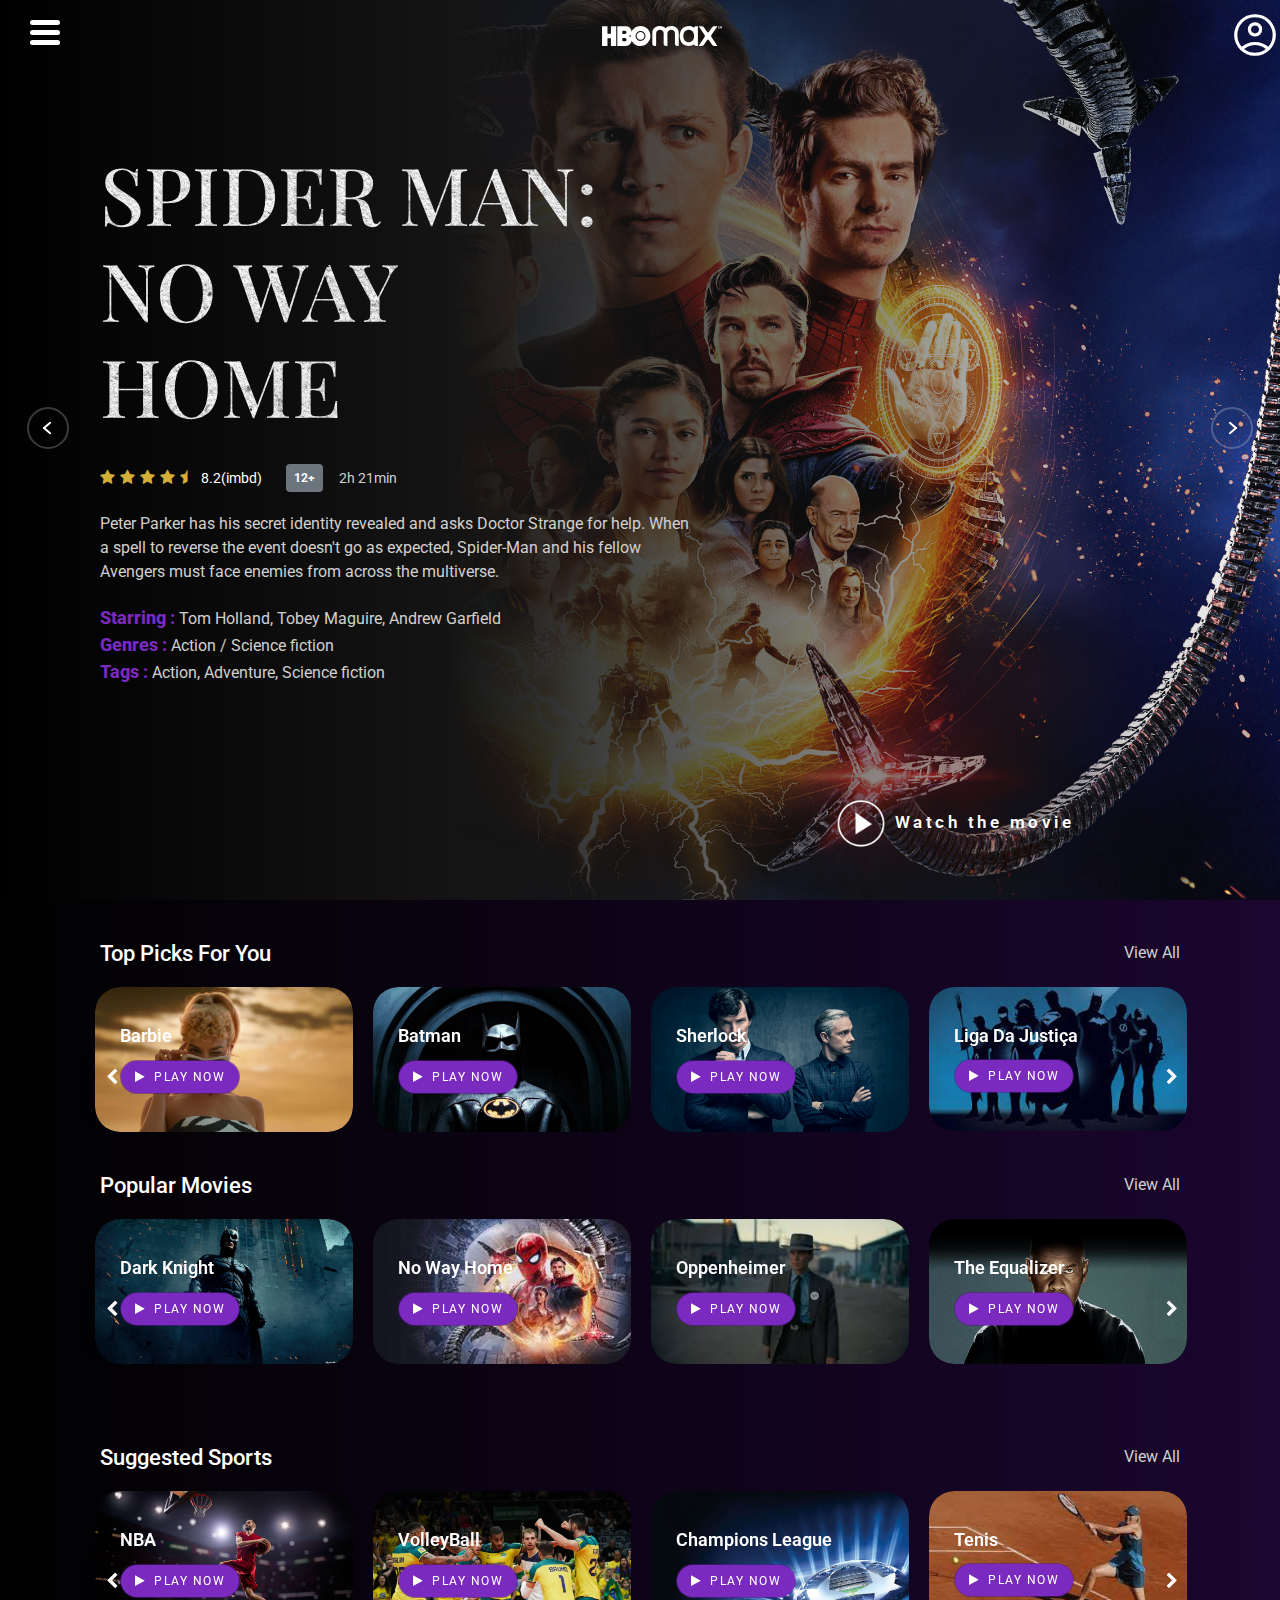
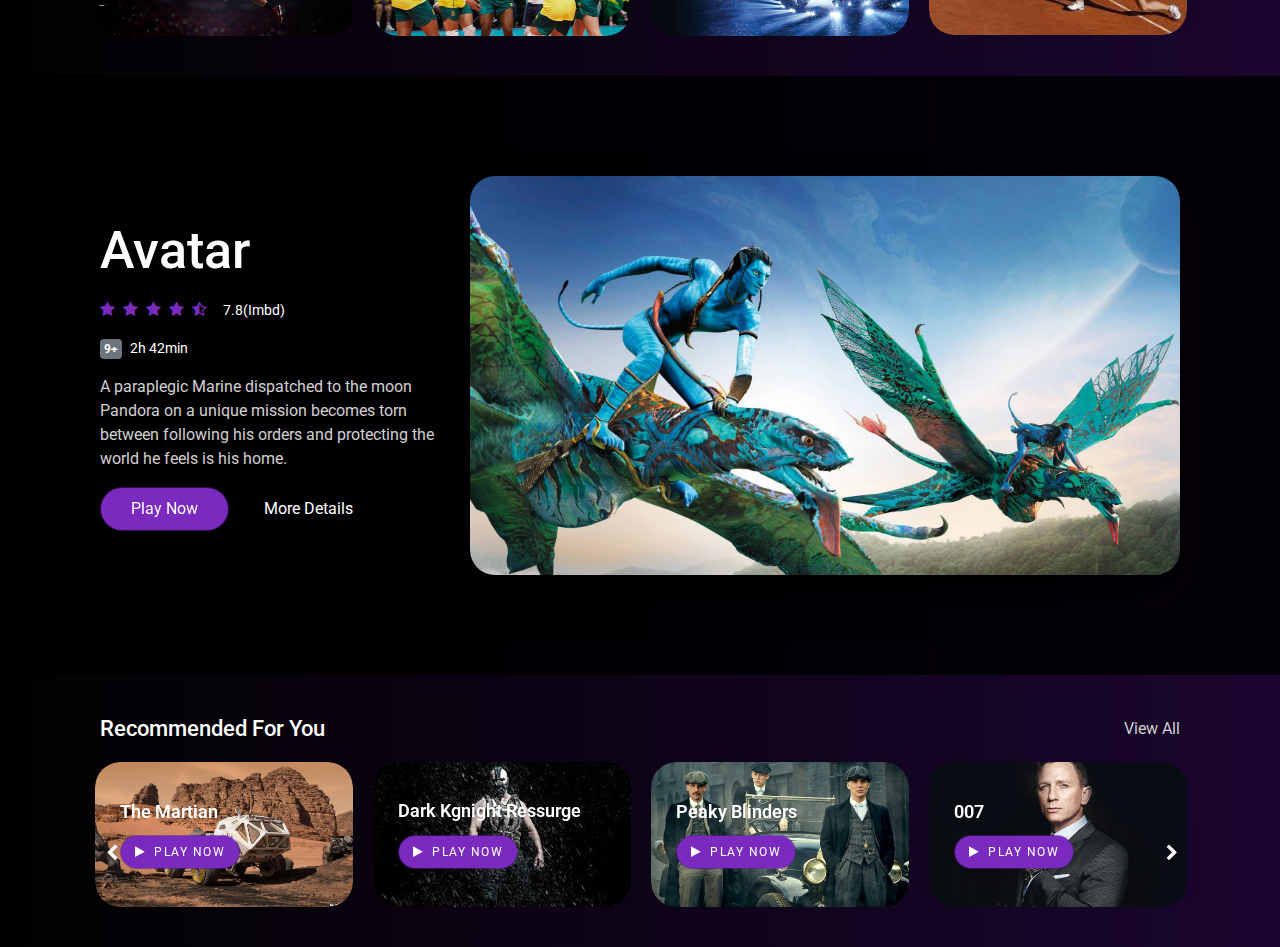
<file: catalogo.html>
<!DOCTYPE html>
<html lang="pt-br">

<head>
  <meta charset="UTF-8" />
  <meta http-equiv="X-UA-Compatible" content="IE=edge" />
  <meta name="viewport" content="width=device-width, initial-scale=1.0" />
  <title>Catálogo </title>
  <link rel="stylesheet" href="css/framework/bootstrap.min.css" />
  <link rel="stylesheet" href="https://stackpath.bootstrapcdn.com/font-awesome/4.7.0/css/font-awesome.min.css" />
  <!-- i will provide this in description  -->
  <link rel="stylesheet" href="css/framework/slick.css" />
  <link rel="stylesheet" href="css/framework/slick-theme.css" />
  <link rel="stylesheet" href="css/framework/owl.carousel.min.css" />
  <link rel="stylesheet" href="css/framework/animate.min.css" />
  <link rel="stylesheet" href="css/framework/magnific-popup.css" />
  <link rel="stylesheet" href="css/framework/select2.min.css" />
  <link rel="stylesheet" href="css/framework/select2-bootstrap4.min.css" />
  <link rel="stylesheet"
    href="https://fonts.googleapis.com/css2?family=Material+Symbols+Outlined:opsz,wght,FILL,GRAD@20,400,0,0" />
  <link rel="stylesheet" href="css/framework/slick-animation.css" />
  <link rel="shortcut icon" href="ico/hbo_icone.ico" type="image/x-icon">
  <link rel="stylesheet" href="css/catalogo.css" />
</head>
<body>

  <!--Começo cabeçalho-->
  <header>

    <div class="menuzin">
      <!--Menu-->
      <nav class="menu">

        <input type="checkbox" class="menu-faketrigger" />

        <div class="menu-lines">
          <span></span>
          <span></span>
          <span></span>
        </div>
        <ul>
          <li><a class="menu_conteudo" href="#">Início</a></li>
          <li><a class="menu_conteudo" href="#">Séries</a></li>
          <li><a class="menu_conteudo" href="#">Filmes</a></li>
          <li><a class="menu_conteudo" href="#">Originais</a></li>
          <li><a class="menu_conteudo" href="#">Adicionados <br> Recentemente</a></li>
          <li><a class="menu_conteudo" href="#">Últimos Dias</a></li>
          <li><a class="menu_conteudo" href="#">Em Breve</a></li>
          <li><a class="menu_conteudo" href="#">Em Alta</a></li>
          <li><a class="menu_conteudo" href="#">Aproveite grátis</a></li>
        </ul>

      </nav>
    </div>

    <!--Logo-->

    <div class="logo">
      <a href="catalago.html">
        <svg version="1.1" x="0px" y="0px" width="120" height="52" viewBox="0 0 6020 1000"
          enable-background="new 0 0 6020 1000" xml:space="preserve" class="ce__Header__headerImage"
          aria-label="HBO Max">
          <g>
            <path fill-rule="evenodd" clip-rule="evenodd" fill="#FFFFFF" d="M713.3,995.6H447.2V616.1H274.9v379.5H2.3V16.4h272.6v365.3
                h172.3V16.4h266.1V995.6L713.3,995.6z M1933.6,1000c272.6,0,495.1-226.8,495.1-502.7C2428.7,217,2206.2,0,1933.6,0
                c-275.9,0-415.5,200.7-449.3,282.4c0-121-121.1-266.1-261.7-266.1H767.9v979.3H1191c172.3,0,293.3-147.2,293.3-275.9
                C1522.5,799.3,1657.7,1000,1933.6,1000L1933.6,1000z M1157.2,602c39.2,0,70.9,38.2,70.9,81.8c0,45.8-31.6,84-70.9,84H1022V602
                H1157.2L1157.2,602z M1157.2,234.5c39.2,0,70.9,38.2,70.9,81.8s-31.6,81.8-70.9,81.8H1022V234.5H1157.2L1157.2,234.5z M1336,497.3
                c31.6-2.2,82.9-38.2,102.5-60c-7.6,26.2-7.6,109.1,0,135.2C1416.7,540.9,1367.6,502.7,1336,497.3L1336,497.3z M1685,497.3
                c0-137.9,112.1-249.5,250.2-248.6c138.5,0.8,249,113.7,247,252.3c-2,136.7-112.5,246-248.6,246C1796.2,747,1685,635.8,1685,497.3
                L1685,497.3z M1933.6,693.6c105.8,0,195.2-87.2,195.2-196.3s-89.4-195.2-195.2-195.2c-109.1,0-196.3,86.2-196.3,195.2
                C1737.3,606.3,1824.5,693.6,1933.6,693.6L1933.6,693.6z"></path>
            <g>
              <path fill="#FFFFFF" d="M3851,363c-5.5-237.3-173-362.9-378.9-362.9c-113.1,0-214.6,37.9-284,111.4
                    C3118.7,37.9,3017.2,0,2904.2,0c-206,0-373.6,125.8-378.9,363.4c-0.1,0.5-0.1,1-0.1,1.6v541c0,49.7,40.3,90,90,90h85
                    c8.3,0,15-6.7,15-15V365h0.1c3.6-117,86.8-179,188.9-179c102.1,0,185.3,62,188.9,179h0.1v541c0,49.7,40.3,90,90,90h85
                    c8.3,0,15-6.7,15-15V365h0.1c3.6-117,86.8-179,188.9-179c102.1,0,185.3,62,188.9,179h0.1v541c0,49.7,40.3,90,90,90h85
                    c8.3,0,15-6.7,15-15V365C3851.2,364.3,3851.1,363.6,3851,363z"></path>
              <path fill="#FFFFFF" d="M5765,16h-144.2c-39.9,0-77.2,19.8-99.5,52.9l-159.4,236.4c-20.8,30.9-66.2,30.9-87,0L5115.5,68.9
                    C5093.2,35.8,5055.9,16,5016,16h-144.2c-9,0-14.4,10.1-9.3,17.5l284.7,422.1c20.5,30.4,20.5,70.2,0,100.7l-284.7,422.1
                    c-5,7.5,0.3,17.5,9.3,17.5H5016c39.9,0,77.2-19.8,99.5-52.9l159.4-236.4c20.8-30.9,66.2-30.9,87,0L5521.3,943
                    c22.3,33.1,59.6,52.9,99.5,52.9H5765c9,0,14.4-10.1,9.3-17.5l-284.7-422.1c-20.5-30.4-20.5-70.2,0-100.7l284.7-422.1
                    C5779.4,26.1,5774,16,5765,16z"></path>
              <path fill="#FFFFFF" d="M4796.2,16h-85c-43.2,0-79.3,30.4-88,71c-75.8-57.5-170.4-87-273-87
                    c-248.9,0-450.7,173.2-450.7,500s201.8,500,450.7,500c101.9,0,195.9-29,271.4-85.8c4.2,45.8,42.7,81.8,89.6,81.8h85
                    c8.3,0,15-6.7,15-15V31C4811.2,22.7,4804.5,16,4796.2,16z M4350.2,813.9c-148.6,0-269.1-108.7-269.1-313.9
                    s120.5-313.9,269.1-313.9s269.1,108.7,269.1,313.9S4498.8,813.9,4350.2,813.9z"></path>
            </g>
            <g>
              <path fill="#FFFFFF" d="M5856.6,122.1c-10.4,0-19.2-2.3-26.2-7c-7.1-4.6-12.1-11-15-19l17.7-10.4
                    c4.1,10.7,12.2,16.1,24.2,16.1c5.8,0,10-1.1,12.8-3.1c2.7-2.1,4-4.7,4-8c0-3.7-1.7-6.6-5-8.6s-9.2-4.3-17.7-6.7
                    c-4.7-1.4-8.7-2.8-11.9-4.2c-3.3-1.4-6.5-3.3-9.8-5.6s-5.7-5.3-7.4-8.9c-1.7-3.6-2.5-7.8-2.5-12.6c0-9.5,3.4-17.1,10.1-22.7
                    c6.8-5.6,14.9-8.5,24.4-8.5c8.5,0,16,2.1,22.4,6.2c6.5,4.2,11.5,9.9,15.1,17.3l-17.4,10c-4.2-9-10.9-13.5-20.1-13.5
                    c-4.3,0-7.7,1-10.1,2.9c-2.5,2-3.7,4.5-3.7,7.6c0,3.3,1.4,6,4.1,8c2.7,2.1,8,4.3,15.8,6.7c3.2,1,5.6,1.8,7.3,2.3
                    c1.7,0.6,3.9,1.4,6.8,2.6c2.8,1.2,5,2.2,6.6,3.2c1.5,1,3.3,2.4,5.3,4.1c2,1.7,3.5,3.4,4.6,5.2c1,1.8,2,4,2.7,6.5s1.1,5.3,1.1,8.3
                    c0,9.7-3.5,17.4-10.6,23.1C5877.1,119.3,5867.9,122.1,5856.6,122.1z"></path>
              <path fill="#FFFFFF" d="M6017.7,15v105h-20.5V51.9l-29.5,48.8h-2.4l-29.5-48.6v68h-20.7V15h21.3l30.2,49.6l30-49.6
                    C5996.6,15,6017.7,15,6017.7,15z"></path>
            </g>
          </g>
        </svg>
      </a>
    </div>



    <!-- Usuario -->
    <div class="user">
      <span class="material-symbols-outlined" id="user">account_circle</span>
    </div>
  </header>

  <!--Fim cabeçalho-->

  <!-- slider starts  -->
  <section id="home" class="iq-main-slider p-0">
    <div id="home-slider" class="slider m-0 p-0">
      <div class="slide slick-bg s-bg-1">
        <div class="container-fluid position-relative h-100">
          <div class="slider-inner h-100">
            <div class="row align-items-center h--100">
              <div class="col-xl-6 col-lg-12 col-md-12">
                <h1 class="slider-text big-title title text-uppercase" data-animation-in="fadeInLeft"
                  data-delay-in="0.6">
                  Spider Man: No Way Home
                </h1>
                <div class="d-flex flex-wrap align-items-center fadeInLeft animated" data-animation-in="fadeInLeft"
                  style="opacity: 1">
                  <div class="slider-ratting d-flex align-items-center mr-4 mt-2 mt-md-3">
                    <ul
                      class="ratting-start p-0 m-0 list-inline text-primary d-flex align-items-center justify-content-left">
                      <li><i class="fa fa-star" id="color_gold_star"></i></li>
                      <li><i class="fa fa-star" id="color_gold_star"></i></li>
                      <li><i class="fa fa-star" id="color_gold_star"></i></li>
                      <li><i class="fa fa-star" id="color_gold_star"></i></li>
                      <li><i class="fa fa-star-half" id="color_gold_star"></i></li>
                    </ul>
                    <span class="text-white ml-2">8.2(imbd)</span>
                  </div>
                  <div class="d-flex align-items-center mt-2 mt-md-3">
                    <span class="badge badge-secondary p-2">12+</span>
                    <span class="ml-3">2h 21min</span>
                  </div>
                </div>
                <p data-animation-in="fadeInUp">
                  Peter Parker has his secret identity revealed and asks Doctor Strange for help. When a spell to
                  reverse the event doesn't go as expected, Spider-Man and his fellow Avengers must face enemies from
                  across the multiverse.
                </p>
                <div class="trending-list" data-animation-in="fadeInUp" data-delay-in="1.2">
                  <div class="text-primary title starring">
                    Starring :
                    <span class="text-body">Tom Holland, Tobey Maguire, Andrew Garfield</span>
                  </div>
                  <div class="text-primary title genres">
                    Genres : <span class="text-body">Action / Science fiction</span>
                  </div>
                  <div class="text-primary title tag">
                    Tags :
                    <span class="text-body">Action, Adventure, Science fiction</span>
                  </div>
                </div>
              </div>
            </div>
            <div class="col-xl-5 col-lg-12 col-md-12 trailor-video">
              <a href="video/trailer.mp4" class="video-open playbtn">
                <img src="images/play.png" class="play" alt="" />
                <span class="w-trailor">Watch the movie</span>
              </a>
            </div>
          </div>
        </div>
      </div>



      <div class="slide slick-bg s-bg-2">
        <div class="container-fluid position-relative h-100">
          <div class="slider-inner h-100">
            <div class="row align-items-center h--100">
              <div class="col-xl-6 col-lg-12 col-md-12">
                <h1 class="slider-text big-title title text-uppercase" data-animation-in="fadeInLeft"
                  data-delay-in="0.6"> Joker </h1>
                <div class="d-flex flex-wrap align-items-center fadeInLeft animated" data-animation-in="fadeInLeft"
                  style="opacity: 1">
                  <div class="slider-ratting d-flex align-items-center mr-4 mt-2 mt-md-3">
                    <ul
                      class="ratting-start p-0 m-0 list-inline text-primary d-flex align-items-center justify-content-left">
                      <li><i class="fa fa-star" id="color_gold_star"></i></li>
                      <li><i class="fa fa-star" id="color_gold_star"></i></li>
                      <li><i class="fa fa-star" id="color_gold_star"></i></li>
                      <li><i class="fa fa-star" id="color_gold_star"></i></li>
                      <li><i class="fa fa-star-half" id="color_gold_star"></i></li>
                    </ul>
                    <span class="text-white ml-2">8.4(imbd)</span>
                  </div>
                  <div class="d-flex align-items-center mt-2 mt-md-3">
                    <span class="badge badge-secondary p-2">16+</span>
                    <span class="ml-3">2h 2min</span>
                  </div>
                </div>
                <p data-animation-in="fadeInUp">
                  Isolated, intimidated and disregarded by society, failed comedian Arthur Fleck begins his path as a
                  criminal mastermind after murdering three men in the middle of the subway. His action starts a popular
                  movement against Gotham City's elite, of which Thomas Wayne is its greatest representative.
                </p>
                <div class="trending-list" data-animation-in="fadeInUp" data-delay-in="1.2">
                  <div class="text-primary title starring">
                    Starring :
                    <span class="text-body">Joaquin Phoenix, Robert De Niro, Zazie Beetz</span>
                  </div>
                  <div class="text-primary title genres">
                    Genres : <span class="text-body">Thriller/Crime</span>
                  </div>
                  <div class="text-primary title tag">
                    Tags :
                    <span class="text-body">Thriller, Crime, Psycho</span>
                  </div>
                </div>
              </div>
            </div>
            <div class="col-xl-5 col-lg-12 col-md-12 trailor-video">
              <a href="video/trailer.mp4" class="video-open playbtn">
                <img src="images/play.png" class="play" alt="" />
                <span class="w-trailor">Watch the movie</span>
              </a>
            </div>
          </div>
        </div>
      </div>
      <div class="slide slick-bg s-bg-3">
        <div class="container-fluid position-relative h-100">
          <div class="slider-inner h-100">
            <div class="row align-items-center h--100">
              <div class="col-xl-6 col-lg-12 col-md-12">
                <h1 class="slider-text big-title title text-uppercase" data-animation-in="fadeInLeft"
                  data-delay-in="0.6"> The Conjuring </h1>
                <div class="d-flex flex-wrap align-items-center fadeInLeft animated" data-animation-in="fadeInLeft"
                  style="opacity: 1">
                  <div class="slider-ratting d-flex align-items-center mr-4 mt-2 mt-md-3">
                    <ul
                      class="ratting-start p-0 m-0 list-inline text-primary d-flex align-items-center justify-content-left">
                      <li><i class="fa fa-star" id="color_gold_star"></i></li>
                      <li><i class="fa fa-star" id="color_gold_star"></i></li>
                      <li><i class="fa fa-star" id="color_gold_star"></i></li>
                      <li><i class="fa fa-star" id="color_gold_star"></i></li>
                      <li><i class="fa fa-star-half" id="color_gold_star"></i></li>
                    </ul>
                    <span class="text-white ml-2">7.5(imbd)</span>
                  </div>
                  <div class="d-flex align-items-center mt-2 mt-md-3">
                    <span class="badge badge-secondary p-2">16+</span>
                    <span class="ml-3">1h 52min</span>
                  </div>
                </div>
                <p data-animation-in="fadeInUp">
                  Paranomal investigators Ed and Lorraine Warren work to help
                  a family terrorized by a dark presence in their farmhouse.
                </p>
                <div class="trending-list" data-animation-in="fadeInUp" data-delay-in="1.2">
                  <div class="text-primary title starring">
                    Starring :
                    <span class="text-body">Patrick Wilson, Vera Farminga, Ron Livingston</span>
                  </div>
                  <div class="text-primary title genres">
                    Genres : <span class="text-body">Horror</span>
                  </div>
                  <div class="text-primary title tag">
                    Tags :
                    <span class="text-body">Horror, Mystery, Thriller</span>
                  </div>
                </div>
              </div>
            </div>
            <div class="col-xl-5 col-lg-12 col-md-12 trailor-video">
              <a href="video/trailer.mp4" class="video-open playbtn">
                <img src="images/play.png" class="play" alt="" />
                <span class="w-trailor">Watch the movie</span>
              </a>
            </div>
          </div>
        </div>
      </div>
    </div>
  </section>
  <!-- slider ends -->








  <!-- main content starts  -->
  <div class="main-content">
    <!-- favorite section starts   -->

    <section id="iq-favorites">
      <div class="container-fluid">
        <div class="row">
          <div class="col-sm-12 overflow-hidden">
            <div class="iq-main-header d-flex align-items-center justify-content-between">
              <h4 class="main-title">Top Picks For You</h4>
              <a href="#" class="iq-view-all">View All</a>
            </div>
            <div class="favorite-contens">
              <ul class="favorites-slider list-inline row p-0 mb-0">
                <!-- slide item 1 -->
                <li class="slide-item">
                  <div class="block-images position-relative">
                    <div class="img-box">
                      <img src="images/favorite/Barbie.jpg" class="img-fluid" alt="Barbie" />
                    </div>
                    <div class="block-description">
                      <h6 class="iq-title">
                        <a href="#"> Barbie </a>
                      </h6>
                      <div class="hover-buttons">
                        <span class="btn btn-hover iq-button">
                          <i class="fa fa-play mr-1"></i>
                          Play Now
                        </span>
                      </div>
                    </div>
                  </div>
                </li>
                <!-- slide item 2 -->
                <li class="slide-item">
                  <div class="block-images position-relative">
                    <div class="img-box">
                      <img src="images/favorite/Batman.jpg" class="img-fluid" alt="Batman" />
                    </div>
                    <div class="block-description">
                      <h6 class="iq-title">
                        <a href="#" id="txt_tittle_movie"> Batman </a>
                      </h6>
                      <div class="hover-buttons">
                        <span class="btn btn-hover iq-button">
                          <i class="fa fa-play mr-1"></i>
                          Play Now
                        </span>
                      </div>
                    </div>
                  </div>
                </li>
                <!-- slide item 3 -->
                <li class="slide-item">
                  <div class="block-images position-relative">
                    <div class="img-box">
                      <img src="images/favorite/Sherlock.jpg" class="img-fluid" alt="Sherlock" />
                    </div>
                    <div class="block-description">
                      <h6 class="iq-title" id="txt_tittle_movie">
                        <a href="#">Sherlock</a>
                      </h6>
                      <div class="hover-buttons">
                        <span class="btn btn-hover iq-button">
                          <i class="fa fa-play mr-1"></i>
                          Play Now
                        </span>
                      </div>
                    </div>
                  </div>
                </li>
                <!-- slide item 4 -->
                <li class="slide-item">
                  <div class="block-images position-relative">
                    <div class="img-box">
                      <img src="images/favorite/justiceleague.jpg" class="img-fluid" alt="Liga da Justiça" />
                    </div>
                    <div class="block-description">
                      <h6 class="iq-title" id="txt_tittle_movie">
                        <a href="#">Liga da Justiça</a>
                      </h6>
                      <div class="hover-buttons">
                        <span class="btn btn-hover iq-button">
                          <i class="fa fa-play mr-1"></i>
                          Play Now
                        </span>
                      </div>
                    </div>
                  </div>
                </li>
                <!-- slide item 5 -->
                <li class="slide-item">
                  <div class="block-images position-relative">
                    <div class="img-box">
                      <img src="images/favorite/f5.jpg" class="img-fluid" alt="" />
                    </div>
                    <div class="block-description">
                      <h6 class="iq-title">
                        <a href="#">The middle</a>
                      </h6>
                      <div class="hover-buttons">
                        <span class="btn btn-hover iq-button">
                          <i class="fa fa-play mr-1"></i>
                          Play Now
                        </span>
                      </div>
                    </div>
                  </div>
                </li>
              </ul>
            </div>
          </div>
        </div>
      </div>
    </section>

    <!-- favourite section ends -->

    <!-- upcoming contents section starts  -->
    <section id="iq-upcoming-movie">
      <div class="container-fluid">
        <div class="row">
          <div class="col-sm-12 overflow-hidden">
            <div class="iq-main-header d-flex align-items-center justify-content-between">
              <h4 class="main-title">Popular Movies</h4>
              <a href="#" class="iq-view-all">View All</a>
            </div>
            <div class="favorite-contens">
              <ul class="favorites-slider list-inline row p-0 mb-0">
                <!-- slide item 1 -->
                <li class="slide-item">
                  <div class="block-images position-relative">
                    <div class="img-box">
                      <img src="images/popular/u1.jpg" class="img-fluid" alt="" />
                    </div>
                    <div class="block-description">
                      <h6 class="iq-title">
                        <a href="#">Dark Knight</a>
                      </h6>
                      <div class="hover-buttons">
                        <span class="btn btn-hover iq-button">
                          <i class="fa fa-play mr-1"></i>
                          Play Now
                        </span>
                      </div>
                    </div>
                  </div>
                </li>
                <!-- slide item 2 -->
                <li class="slide-item">
                  <div class="block-images position-relative">
                    <div class="img-box">
                      <img src="images/popular/u2.jpg" class="img-fluid" alt="" />
                    </div>
                    <div class="block-description">
                      <h6 class="iq-title">
                        <a href="#">No way home</a>
                      </h6>
                      <div class="hover-buttons">
                        <span class="btn btn-hover iq-button">
                          <i class="fa fa-play mr-1"></i>
                          Play Now
                        </span>
                      </div>
                    </div>
                  </div>
                </li>
                <!-- slide item 3 -->
                <li class="slide-item">
                  <div class="block-images position-relative">
                    <div class="img-box">
                      <img src="images/popular/u3.jpg" class="img-fluid" alt="" />
                    </div>
                    <div class="block-description">
                      <h6 class="iq-title">
                        <a href="#">Oppenheimer</a>
                      </h6>
                      <div class="hover-buttons">
                        <span class="btn btn-hover iq-button">
                          <i class="fa fa-play mr-1"></i>
                          Play Now
                        </span>
                      </div>
                    </div>
                  </div>
                </li>
                <!-- slide item 4 -->
                <li class="slide-item">
                  <div class="block-images position-relative">
                    <div class="img-box">
                      <img src="images/popular/u4.png" class="img-fluid" alt="" />
                    </div>
                    <div class="block-description">
                      <h6 class="iq-title">
                        <a href="#">The Equalizer</a>
                      </h6>
                      <div class="hover-buttons">
                        <span class="btn btn-hover iq-button">
                          <i class="fa fa-play mr-1"></i>
                          Play Now
                        </span>
                      </div>
                    </div>
                  </div>
                </li>
                <!-- slide item 5 -->
                <li class="slide-item">
                  <div class="block-images position-relative">
                    <div class="img-box">
                      <img src="images/popular/u5.jpg" class="img-fluid" alt="" />
                    </div>
                    <div class="block-description">
                      <h6 class="iq-title">
                        <a href="#">The Hangover</a>
                      </h6>
                      <div class="hover-buttons">
                        <span class="btn btn-hover iq-button">
                          <i class="fa fa-play mr-1"></i>
                          Play Now
                        </span>
                      </div>
                    </div>
                  </div>
                </li>
              </ul>
            </div>
          </div>
        </div>
      </div>
    </section>
    <!-- upcoming contents section ends -->

    <!-- top ten trending  -->


    <section id="iq-suggested" class="s-margin">
      <div class="container-fluid">
        <div class="row">
          <div class="col-sm-12 overflow-hidden">
            <div class="iq-main-header d-flex align-items-center justify-content-between">
              <h4 class="main-title">Suggested Sports</h4>
              <a href="#" class="iq-view-all">View All</a>
            </div>
            <div class="favorite-contens">
              <ul class="favorites-slider list-inline row p-0 mb-0">
                <!-- slide item 1 -->
                <li class="slide-item">
                  <div class="block-images position-relative">
                    <div class="img-box">
                      <img src="images/suggested/01.jpg" class="img-fluid" alt="" />
                    </div>
                    <div class="block-description">
                      <h6 class="iq-title">
                        <a href="#">NBA</a>
                      </h6>
                      <div class="hover-buttons">
                        <span class="btn btn-hover iq-button">
                          <i class="fa fa-play mr-1"></i>
                          Play Now
                        </span>
                      </div>
                    </div>
                  </div>
                </li>
                <!-- slide item 2 -->
                <li class="slide-item">
                  <div class="block-images position-relative">
                    <div class="img-box">
                      <img src="images/suggested/02.jpg" class="img-fluid" alt="" />
                    </div>
                    <div class="block-description">
                      <h6 class="iq-title">
                        <a href="#"> VolleyBall </a>
                      </h6>
                      <div class="hover-buttons">
                        <span class="btn btn-hover iq-button">
                          <i class="fa fa-play mr-1"></i>
                          Play Now
                        </span>
                      </div>
                    </div>
                  </div>
                </li>
                <!-- slide item 3 -->
                <li class="slide-item">
                  <div class="block-images position-relative">
                    <div class="img-box">
                      <img src="images/suggested/03.jpg" class="img-fluid" alt="" />
                    </div>
                    <div class="block-description">
                      <h6 class="iq-title">
                        <a href="#">Champions league</a>
                      </h6>
                      <div class="hover-buttons">
                        <span class="btn btn-hover iq-button">
                          <i class="fa fa-play mr-1"></i>
                          Play Now
                        </span>
                      </div>
                    </div>
                  </div>
                </li>
                <!-- slide item 4 -->
                <li class="slide-item">
                  <div class="block-images position-relative">
                    <div class="img-box">
                      <img src="images/suggested/04.jpg" class="img-fluid" alt="" />
                    </div>
                    <div class="block-description">
                      <h6 class="iq-title">
                        <a href="#">Tenis</a>
                      </h6>
                      <div class="hover-buttons">
                        <span class="btn btn-hover iq-button">
                          <i class="fa fa-play mr-1"></i>
                          Play Now
                        </span>
                      </div>
                    </div>
                  </div>
                </li>
                <!-- slide item 5 -->
                <li class="slide-item">
                  <div class="block-images position-relative">
                    <div class="img-box">
                      <img src="images/suggested/05.jpg" class="img-fluid" alt="" />
                    </div>
                    <div class="block-description">
                      <h6 class="iq-title">
                        <a href="#"> Golf </a>
                      </h6>
                      <div class="hover-buttons">
                        <span class="btn btn-hover iq-button">
                          <i class="fa fa-play mr-1"></i>
                          Play Now
                        </span>
                      </div>
                    </div>
                  </div>
                </li>
              </ul>
            </div>
          </div>
        </div>
      </div>
    </section>

    <!-- parallax section  -->
    <section id="parallex" class="parallax-window">
      <div class="container-fluid h-100">
        <div class="row align-items-center justify-content-center h-100 parallaxt-details">
          <div class="col-lg-4 r-mb-23">
            <div class="text-left">
              <a href="javascript:void(0)">
                <h1 class="parallax-heading">Avatar</h1>
              </a>
              <div class="parallax-ratting d-flex align-items-center mt-3 mb-3">
                <ul
                  class="ratting-start p-o m-0 list-inline text-primary d-flex align-items-center justify-content-left">
                  <li>
                    <a href="#" class="text-primary"><i class="fa fa-star"></i></a>
                  </li>
                  <li>
                    <a href="#" class="text-primary"><i class="pl-2 fa fa-star"></i></a>
                  </li>
                  <li>
                    <a href="#" class="text-primary"><i class="pl-2 fa fa-star"></i></a>
                  </li>
                  <li>
                    <a href="#" class="text-primary"><i class="pl-2 fa fa-star"></i></a>
                  </li>
                  <li>
                    <a href="#" class="text-primary"><i class="pl-2 fa fa-star-half-o"></i></a>
                  </li>
                </ul>
                <span class="text-white ml-3">7.8(Imbd)</span>
              </div>
              <div class="movie-time d-flex align-items-center mb-3">
                <div class="badge badge-secondary p-1 mr-2">9+</div>
                <span class="text-white">2h 42min</span>
              </div>
              <p>
                A paraplegic Marine dispatched to the moon Pandora on a unique
                mission becomes torn between following his orders and
                protecting the world he feels is his home.
              </p>
              <div class="parallax-buttons">
                <a href="#" class="btn btn-hover">Play Now</a>
                <a href="#" class="btn btn-link">More Details</a>
              </div>
            </div>
          </div>
          <div class="col-lg-8">
            <div class="parallax-img">
              <a href="#"><img src="images/parallax/avatar.jpg" alt="" class="img-fluid w-100" /></a>
            </div>
          </div>
        </div>
      </div>
    </section>


    <section id="iq-suggested" class="s-margin">
      <div class="container-fluid">
        <div class="row">
          <div class="col-sm-12 overflow-hidden">
            <div class="iq-main-header d-flex align-items-center justify-content-between">
              <h4 class="main-title">Recommended For You</h4>
              <a href="#" class="iq-view-all">View All</a>
            </div>
            <div class="favorite-contens">
              <ul class="favorites-slider list-inline row p-0 mb-0">
                <!-- slide item 1 -->
                <li class="slide-item">
                  <div class="block-images position-relative">
                    <div class="img-box">
                      <img src="images/tvthrillers/01.jpg" class="img-fluid" alt="" />
                    </div>
                    <div class="block-description">
                      <h6 class="iq-title">
                        <a href="#">The Martian</a>
                      </h6>

                      <div class="hover-buttons">
                        <span class="btn btn-hover iq-button">
                          <i class="fa fa-play mr-1"></i>
                          Play Now
                        </span>
                      </div>
                    </div>
                  </div>
                </li>
                <!-- slide item 2 -->
                <li class="slide-item">
                  <div class="block-images position-relative">
                    <div class="img-box">
                      <img src="images/tvthrillers/02.jpg" class="img-fluid" alt="" />
                    </div>
                    <div class="block-description">
                      <h6 class="iq-title">
                        <a href="#">Dark kgnight ressurge</a>
                      </h6>
                      <div class="hover-buttons">
                        <span class="btn btn-hover iq-button">
                          <i class="fa fa-play mr-1"></i>
                          Play Now
                        </span>
                      </div>
                    </div>
                  </div>
                </li>
                <!-- slide item 3 -->
                <li class="slide-item">
                  <div class="block-images position-relative">
                    <div class="img-box">
                      <img src="images/tvthrillers/03.jpg" class="img-fluid" alt="" />
                    </div>
                    <div class="block-description">
                      <h6 class="iq-title">
                        <a href="#">Peaky blinders</a>
                      </h6>
                      <div class="hover-buttons">
                        <span class="btn btn-hover iq-button">
                          <i class="fa fa-play mr-1"></i>
                          Play Now
                        </span>
                      </div>
                    </div>
                  </div>
                </li>

                <!-- slide item 4 -->
                <li class="slide-item">
                  <div class="block-images position-relative">
                    <div class="img-box">
                      <img src="images/tvthrillers/04.jpg" class="img-fluid" alt="" />
                    </div>
                    <div class="block-description">
                      <h6 class="iq-title">
                        <a href="#">007</a>
                      </h6>
                      <div class="hover-buttons">
                        <span class="btn btn-hover iq-button">
                          <i class="fa fa-play mr-1"></i>
                          Play Now
                        </span>
                      </div>
                    </div>

                  </div>
                </li>
                <!-- slide item 5 -->
                <li class="slide-item">
                  <div class="block-images position-relative">
                    <div class="img-box">
                      <img src="images/tvthrillers/05.jpg" class="img-fluid" alt="" />
                    </div>
                    <div class="block-description">
                      <h6 class="iq-title">
                        <a href="#">Bojack Horseman</a>
                      </h6>
                      <div class="hover-buttons">
                        <span class="btn btn-hover iq-button">
                          <i class="fa fa-play mr-1"></i>
                          Play Now
                        </span>
                      </div>
                    </div>
                  </div>
                </li>
              </ul>
            </div>
          </div>
        </div>
      </div>
    </section>


  </div>

  <!-- main content ends  -->



  <!-- js files  -->

  <script src="js/framework/jquery-3.4.1.min.js"></script>
  <script src="js/framework/popper.min.js"></script>
  <script src="js/framework/bootstrap.min.js"></script>
  <script src="js/framework/slick.min.js"></script>
  <script src="js/framework/owl.carousel.min.js"></script>
  <script src="js/framework/select2.min.js"></script>
  <script src="js/framework/jquery.magnific-popup.min.js"></script>
  <script src="js/framework/slick-animation.min.js"></script>

  <script src="js/catalago.js"></script>
</body>

</html>
</file>
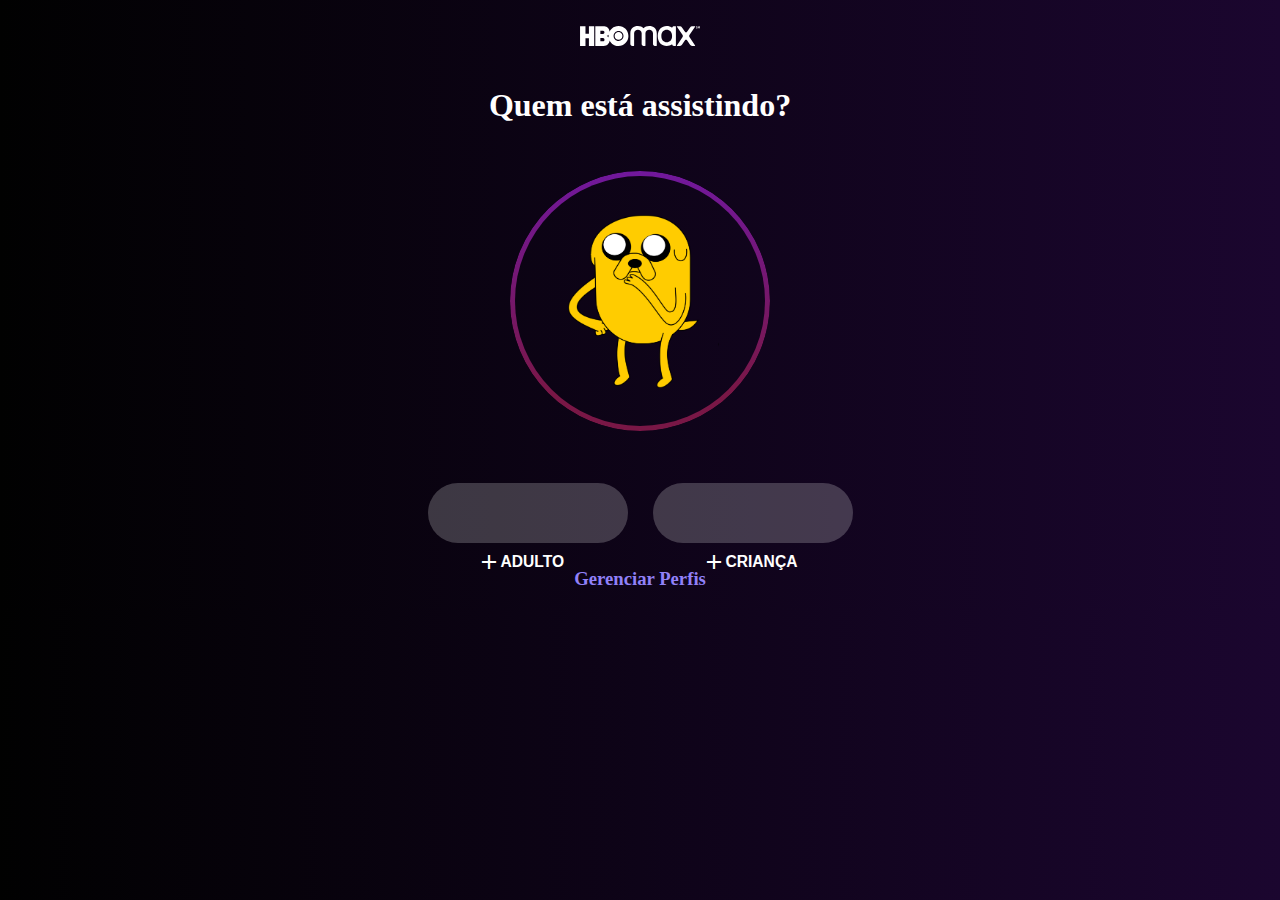
<file: perfil.html>
<!DOCTYPE html>
<html lang="en">
<head>
    <meta charset="UTF-8">
    <meta name="viewport" content="width=device-width, initial-scale=1.0">
    <link rel="stylesheet" href="https://fonts.googleapis.com/css2?family=Material+Symbols+Outlined:opsz,wght,FILL,GRAD@20,400,0,0" />
    <link rel="stylesheet" href="css/perfil.css">
    <link rel="shortcut icon" href="ico/hbo_icone.ico" type="image/x-icon">
    <title>Perfil</title>
</head>
<body>
    <header>
        <!--Cabeçalho - logo-->
        <div class="logo">
            <a href="catalago.html">
                <svg version="1.1" x="0px" y="0px" width="120" height="52" viewBox="0 0 6020 1000" enable-background="new 0 0 6020 1000" xml:space="preserve" class="ce__Header__headerImage" aria-label="HBO Max"><g><path fill-rule="evenodd" clip-rule="evenodd" fill="#FFFFFF" d="M713.3,995.6H447.2V616.1H274.9v379.5H2.3V16.4h272.6v365.3
                h172.3V16.4h266.1V995.6L713.3,995.6z M1933.6,1000c272.6,0,495.1-226.8,495.1-502.7C2428.7,217,2206.2,0,1933.6,0
                c-275.9,0-415.5,200.7-449.3,282.4c0-121-121.1-266.1-261.7-266.1H767.9v979.3H1191c172.3,0,293.3-147.2,293.3-275.9
                C1522.5,799.3,1657.7,1000,1933.6,1000L1933.6,1000z M1157.2,602c39.2,0,70.9,38.2,70.9,81.8c0,45.8-31.6,84-70.9,84H1022V602
                H1157.2L1157.2,602z M1157.2,234.5c39.2,0,70.9,38.2,70.9,81.8s-31.6,81.8-70.9,81.8H1022V234.5H1157.2L1157.2,234.5z M1336,497.3
                c31.6-2.2,82.9-38.2,102.5-60c-7.6,26.2-7.6,109.1,0,135.2C1416.7,540.9,1367.6,502.7,1336,497.3L1336,497.3z M1685,497.3
                c0-137.9,112.1-249.5,250.2-248.6c138.5,0.8,249,113.7,247,252.3c-2,136.7-112.5,246-248.6,246C1796.2,747,1685,635.8,1685,497.3
                L1685,497.3z M1933.6,693.6c105.8,0,195.2-87.2,195.2-196.3s-89.4-195.2-195.2-195.2c-109.1,0-196.3,86.2-196.3,195.2
                C1737.3,606.3,1824.5,693.6,1933.6,693.6L1933.6,693.6z"></path><g><path fill="#FFFFFF" d="M3851,363c-5.5-237.3-173-362.9-378.9-362.9c-113.1,0-214.6,37.9-284,111.4
                    C3118.7,37.9,3017.2,0,2904.2,0c-206,0-373.6,125.8-378.9,363.4c-0.1,0.5-0.1,1-0.1,1.6v541c0,49.7,40.3,90,90,90h85
                    c8.3,0,15-6.7,15-15V365h0.1c3.6-117,86.8-179,188.9-179c102.1,0,185.3,62,188.9,179h0.1v541c0,49.7,40.3,90,90,90h85
                    c8.3,0,15-6.7,15-15V365h0.1c3.6-117,86.8-179,188.9-179c102.1,0,185.3,62,188.9,179h0.1v541c0,49.7,40.3,90,90,90h85
                    c8.3,0,15-6.7,15-15V365C3851.2,364.3,3851.1,363.6,3851,363z"></path><path fill="#FFFFFF" d="M5765,16h-144.2c-39.9,0-77.2,19.8-99.5,52.9l-159.4,236.4c-20.8,30.9-66.2,30.9-87,0L5115.5,68.9
                    C5093.2,35.8,5055.9,16,5016,16h-144.2c-9,0-14.4,10.1-9.3,17.5l284.7,422.1c20.5,30.4,20.5,70.2,0,100.7l-284.7,422.1
                    c-5,7.5,0.3,17.5,9.3,17.5H5016c39.9,0,77.2-19.8,99.5-52.9l159.4-236.4c20.8-30.9,66.2-30.9,87,0L5521.3,943
                    c22.3,33.1,59.6,52.9,99.5,52.9H5765c9,0,14.4-10.1,9.3-17.5l-284.7-422.1c-20.5-30.4-20.5-70.2,0-100.7l284.7-422.1
                    C5779.4,26.1,5774,16,5765,16z"></path><path fill="#FFFFFF" d="M4796.2,16h-85c-43.2,0-79.3,30.4-88,71c-75.8-57.5-170.4-87-273-87
                    c-248.9,0-450.7,173.2-450.7,500s201.8,500,450.7,500c101.9,0,195.9-29,271.4-85.8c4.2,45.8,42.7,81.8,89.6,81.8h85
                    c8.3,0,15-6.7,15-15V31C4811.2,22.7,4804.5,16,4796.2,16z M4350.2,813.9c-148.6,0-269.1-108.7-269.1-313.9
                    s120.5-313.9,269.1-313.9s269.1,108.7,269.1,313.9S4498.8,813.9,4350.2,813.9z"></path></g><g><path fill="#FFFFFF" d="M5856.6,122.1c-10.4,0-19.2-2.3-26.2-7c-7.1-4.6-12.1-11-15-19l17.7-10.4
                    c4.1,10.7,12.2,16.1,24.2,16.1c5.8,0,10-1.1,12.8-3.1c2.7-2.1,4-4.7,4-8c0-3.7-1.7-6.6-5-8.6s-9.2-4.3-17.7-6.7
                    c-4.7-1.4-8.7-2.8-11.9-4.2c-3.3-1.4-6.5-3.3-9.8-5.6s-5.7-5.3-7.4-8.9c-1.7-3.6-2.5-7.8-2.5-12.6c0-9.5,3.4-17.1,10.1-22.7
                    c6.8-5.6,14.9-8.5,24.4-8.5c8.5,0,16,2.1,22.4,6.2c6.5,4.2,11.5,9.9,15.1,17.3l-17.4,10c-4.2-9-10.9-13.5-20.1-13.5
                    c-4.3,0-7.7,1-10.1,2.9c-2.5,2-3.7,4.5-3.7,7.6c0,3.3,1.4,6,4.1,8c2.7,2.1,8,4.3,15.8,6.7c3.2,1,5.6,1.8,7.3,2.3
                    c1.7,0.6,3.9,1.4,6.8,2.6c2.8,1.2,5,2.2,6.6,3.2c1.5,1,3.3,2.4,5.3,4.1c2,1.7,3.5,3.4,4.6,5.2c1,1.8,2,4,2.7,6.5s1.1,5.3,1.1,8.3
                    c0,9.7-3.5,17.4-10.6,23.1C5877.1,119.3,5867.9,122.1,5856.6,122.1z"></path><path fill="#FFFFFF" d="M6017.7,15v105h-20.5V51.9l-29.5,48.8h-2.4l-29.5-48.6v68h-20.7V15h21.3l30.2,49.6l30-49.6
                    C5996.6,15,6017.7,15,6017.7,15z"></path></g></g></svg>
                </a>
        </div>

    </header>

    
    <main>
        <!-- Corpo -->

        <h1>Quem está assistindo?</h1>

        <div class="casa_card">

            <div class="caixa_card">
                <div class="card">

                </div>
                <div class="perfil_img">
                    <img class="foto_perfil " id="card_perfil" src="images/Jake_teste.png" alt="Foto de Perfil">
                </div>
                <div class="texto">
                    <p class="txt_name" id="txt_nome"></p>
                </div>
            </div>


        </div>

        <div class="casa_btn">
            <button class="btn_add_maior">
                <h3 class="h3_add"><span class="material-symbols-outlined">add</span> <span class="txt_add">ADULTO</span></h3> 
            </button>

            <button class="btn_add_menor">
                <h3 class="h3_add"><span class="material-symbols-outlined">add</span> <span class="txt_add">CRIANÇA</span></h3> 
            </button>
        </div>

        <h3 class="perfil">Gerenciar Perfis</h3>


    </main>


    <script src="js/Login.js"></script>
    <script src="js/perfil.js"></script>
</body>
</html>
</file>
<file: css/catalogo.css>
@import url('https://fonts.googleapis.com/css2?family=Playfair+Display:ital,wght@0,400;0,500;0,600;0,700;0,800;0,900;1,400;1,500;1,600;1,700;1,800;1,900&family=Roboto:ital,wght@0,100;0,300;0,400;0,500;0,700;0,900;1,100;1,300;1,400;1,500;1,700;1,900&display=swap');

body{ 
    font-family: 'Roboto', sans-serif;
    font-weight: 400;
    font-style: normal;
    font-size: 16px;
    line-height: 1.5;
    padding: 0;
    margin: 0;
    color: #d1d0cf;
    background: rgb(1,1,1);
    background: linear-gradient(90deg, rgba(1,1,1,1) 0%, rgba(27,6,47,1) 100%, rgba(241,241,241,1) 100%, rgba(241,241,241,1) 100%);
   
}
.container-fluid{
    padding: 0 100px;
}

a{
    color: #d1d0cf;
    text-decoration: none;
    outline: medium none;
    transition: all 0.5s ease-out 0s;
}







/* ******************** slider main **************** */
.iq-main-slider{
    position: relative;
}

#home-slider ul.slick-dots{
    bottom: 30px;
}

#home-slider .slick-dots li{
    height: auto;
    width: auto;
}
#home-slider .slick-dots li button{
    height: 2px;
    width: 30px;
    background: rgba(229, 9, 20, 0.4);
    padding: 0;
}

#home-slider .slick-dots li.slick-active button{
    background: #e50914;
}

#home-slider li {
    position: relative;
}
.slider-description{
    position: absolute;
    top: 15%;
    left: 80px;
}
#home-slider h1.slider-text{
    font-size: 80px;
    margin: 15px 0;
}
#home-slider p{
    margin: 20px 0;
    width: 600px;
    overflow: hidden;
    text-overflow: ellipsis;
    display: -webkit-box;
    -webkit-line-clamp: 3;
    -webkit-box-orient: vertical;
}

#home-slider .slick-bg{
    padding: 130px 0 50px;
    width: 100%;
    background-size: cover;
    background-position: center center;
    background-repeat: no-repeat;
    height: 100vh;
    position: relative;
    z-index: 1;
}


#home-slider .slick-bg.s-bg-1 {
    background-image: url('../images/slider/slider5.jpg');
}
#home-slider .slick-bg.s-bg-2 {
    background-image: url('../images/slider/slider4.jpg');
}
#home-slider .slick-bg.s-bg-3 {
    background-image: url('../images/slider/slider3.jpg');
}


.slick-bg::before{
    content: "";
    position: absolute;
    top: 0;
    left: 0;
    height: 100%;
    background: linear-gradient(90deg, rgba(0,0,0,1) 0%, rgba(20,20,20,1) 35%, rgba(83,100,141,0) 100%);
    width: 100%;
    z-index: -1;
}
.trailor-video{
    position: absolute;
    bottom: 0;
    right: 0;
    z-index: 999;
    text-align: center;
}
.channel-name{
    color: #ffffff;
    font-size: 20px;
    margin-left: 10px;
    letter-spacing: 2.5px;
    font-weight: 500;
}
.c-logo{
    width: 130px;
}

.channel-logo{
    border-left: 5px solid #e50914;
    background: transparent linear-gradient(270deg, rgba(11,1,2,0) 0%, rgba(255,55,65,0.3) 100%);
    padding: 10px 10px 10px 15px;
    width: 255px;
    position: relative;
    overflow : hidden;
}

.playbtn{
    display: inline-block;
}
.playbtn img{
    display: inline-block;
    width: 50px;
    filter: invert(1);
}
.w-trailor{
    font-size: 17px;
    letter-spacing: 3.5px;
    font-weight: 600;
    color: #fff;
    margin-left: 5px;

}
.slider-inner{
    position: relative;
    overflow: hidden;
    width: 100%;
}


.slick-track{
    margin: unset !important;
}
h1, .h1{
    font-size: 3.052em;
}
h2, .h2{
    font-size: 2.300em;
}
h3, .h3{
    font-size: 1.953em;
}
h4, .h4{
    font-size: 1.400em;
}
h5, .h5{
    font-size: 1.300em;
}
h6, .h6{
    font-size: 1.0em;
}
.slider-ratting ul li{
    margin-right: 5px;
}
.text-white{
    color: #fff !important;
}
.text-body{
    color: #d1d0cf !important;
}

.text-primary{
    color: #7B2ABF !important;
}
.iq-button.btn{
    padding: 12px 14px;
    text-transform: uppercase;
    letter-spacing: 1.5px;
}
.btn{
    outline: medium none;
    padding: 9px 30px;
    position: relative;
    display: inline-block;
    border-radius: 25px !important;
    cursor: pointer;
    z-index: 4;
    transition: all 0.5s ease-out 0s;
}
.btn-hover{
    background: #58198c8f;
    color: #fff;
    transition:color 0.3s ease;
    display: inline-block;
    vertical-align: middle;
    transform: perspective(1px) translateZ(0);
    box-shadow: 0 0 1px rgba(0,0,0,0);
    position: relative;
    border-radius: 25px;

}

.btn-hover::before{
    content: "";
    position: absolute;
    z-index: -1;
    top: 0;
    bottom: 0;
    left: 0;
    right: 0;
    background: #7B2ABF;
    border-radius: 25px;
    transform: scaleX(1);
    transform-origin: 50%;
    transition: transform 0.3s ease-out;

}
.btn-hover:hover, .btn-hover:focus, .btn-hover:active{
    color: #fff;
}
.btn-hover:focus{
    box-shadow: none !important;
}

.btn-hover:hover::before, .btn-hover:focus::before, .btn-hover:active::before{
    transform: scaleX(0);
}

.btn-link{
    background: transparent;
    color: #fff;
}
.btn-link:hover{
    color: #fff;
    text-decoration: none;
}

a:hover{
    text-decoration: none;
}
a.text-primary:focus, a.text-primary:hover{
    color: #fff !important;
}
.w-trailor:hover{
    transition: all 0.5s ease;
    color: #fff;
}
/* responsiveness *********************** */

@media (min-width : 1499px){
    #home-slider h1.slider-text{
        margin: 25px 0 0;
    }
    #home-slider p{
        margin: 32px 0px;
    }
}
@media (max-width : 1199px){
    #home-slider .slick-bg{
        height: 100%;
    }
}
@media (max-width : 991px){
    .hover-buttons .btn{
        font-size: 10px;
    }
    #home-slider .slick-bg{
        padding: 50px 0;
    }

    .r-mb-23{
        margin-bottom: 23px;
    }

    .trailor-video{
        display: none;
    }
    #home-slider h1.slider-text{
        font-size: 35px;
    }
    .iq-main-slider{
        padding-top: 60px !important;
    }
}

@media (max-width : 767px){
    #home-slider h1.slider-text{
        line-height: 62px;
        margin: 0;
    }
    #home-slider p{
        margin: 22px 0; 
    }

    .iq-main-header{
        margin-bottom: 10px;
    }
    .main-content{
        padding-top: 25px;
    }
    #home-slider p{
        width: 100%;
    }
    .slick-bg::before{
        background: linear-gradient(-360deg, rgba(0,0,0,1) 0%, rgba(20,20,20,1) 40%,
         rgba(83,100,141,0) 100%);

    }
    .play-button i{
        font-size: 16px;
    }
    .play-button::after, .play-button::before{
        width: 40px;
        height: 40px;
    }
}

/* ******************************** */
.main-content{
    padding-top: 40px;
}

.iq-main-header{
    margin-bottom: 20px;
}
.main-title a:hover , .main-title a:focus{
    color: #fff !important;
}
.iq-view-all:hover{
    color: #fff;
}
.favorites-slider .slick-list{
    overflow: visible;
    padding-bottom: 40px !important;
    border-radius: 25px;
}

.favorites-slider li.slide-item{
    float: left;
    width: 25%;
    border-radius: 25px;
}

li.slide-item{
    position: relative;
    padding: 0px 15px;
    border-radius: 25px;
}

li.slide-item .block-images{
    position: relative;
    width: 100%;
    transition: all 0.45s ease 0s;
    overflow: hidden;
    backface-visibility: hidden;
    transform: translate3d(0,0,0);
    transition: all 0.6s ease 0s;
    border-radius: 25px;
}

li.slide-item:hover .block-images .img-box{
    position: relative;
    border-radius: 25px;
}

li.slide-item:hover .block-images .img-box::after{
    border-radius: 25px;
}
.favorites-slider .slick-list{
    overflow: visible;
    border-radius: 25px;
}
li.slide-item:hover .block-images{
    z-index: 99;
    transform: scale3d(1.1,1.1,1) translate3d(0,0,0) perspective(500px);
    transform-origin: 50% 50%;
    transition: all 0.6s ease 0s;
    box-shadow: 0 0 12px rgba(0, 0, 0, 0.9);
    border-radius: 25px;
}

.block-social-info{
    position: absolute;
    top: 0;
    left: auto;
    bottom: 0;
    right: 25px;
    z-index: 999;
    display: flex;
    align-items: center;
    opacity: 0;
}
.block-description{
    position: absolute;
    left: 25px;
    top: 0;
    bottom: 0;
    z-index: 999;
    display: flex;
    justify-content: center;
    flex-direction: column;
}

.block-description>h6{
    font-size: 1.5em;
}
.block-description .iq-title{
    font-size: 18px;
    color: #fff;
    text-transform: capitalize;
    font-weight: 600;
}
.music-play-lists li{
    position: relative;
    height: 30px;
    width: 30px;
    line-height: 35px;
    text-align: center;
    background: rgba(255, 255, 255, 0.3);
    border-radius: 50%;
    margin: 0 auto 7px;
    display: flex;
    align-items: center;
}


#color_gold_star{
    color: #d4af37;
}
.music-play-lists span{
    position: relative;
    display: block;
    height: 20px;
    width: 20px;
    line-height: 26px;
    font-size: 12px;
    text-align: center;
    background: #fff;
    color: #e50914;
    border-radius: 50%;
    margin: 0 auto;
    display: flex;
    align-items: center;
    justify-content: center;
    transition: all 0.45s ease 0s;
    cursor: pointer;
}
.music-play-lists .count-box{
    height: 15px !important;
    width: 15px !important;
    line-height: 15px !important;
    font-size: 8px !important;
    background: #e50914 !important;
    color: #fff !important;
    position: absolute;
    right: 0;
    top: 0;
    padding: 0;
    text-align: center !important;
}

.music-play-lists li:hover span{
    background: #e50914;
    color: #fff;
    transition: all 0.45s ease 0s;

}

.text-white{
    font-size: 14px;
}



li.slide-item .block-images::before{
    position: absolute;
    content: "";
    top: 0;
    bottom: 0;
    left: 0;
    right: 0;
    background: rgba(0, 0, 0, 0.8);
    width: 100%;
    height: 100%;
    opacity: 0;
}

li.slide-item:hover .block-images::before{
    opacity: 1;
    z-index: 9;
}
li.slide-item:hover .block-description{
    animation: fadeIn 0.6s ease-in-out;
    opacity: 1;
}
li.slide-item:hover .block-social-info{
    animation: fadeIn 0.6s ease-in-out;
    opacity: 1;
}

.hover-buttons .btn{
    padding: 5px 15px;
    font-size: 12px;
}
li.slide-item.slick-current:hover .block-images{
    transform: scale3d(1.1,1.1,1) translate3d(6%,0,0) perspective(500px) ;
    border-radius: 25px;
}
li.slide-item .block-images::after{
    position: absolute;
    content: "";
    top: 0;
    bottom: 0;
    left: 0;
    right: 0;
    transition: all 0.6s ease 0s;
}
small, .text-small, span{
    font-size: 14px;
}

a:focus, a:hover{
    color: #ffffff;
    outline: none;
}

li.slide-item{
    position: relative;
    padding: 0px 10px;
    border-radius: 25px;
}

.iq-button.btn{
    padding: 7px 14px;
    text-transform: uppercase;
    letter-spacing: 1.5px;
}
.block-images .hover-buttons{
    margin-top: 5px;
}

.block-social-info .music-play-lists li {
    width: 40px;
    height: 40px;
}

.block-social-info .music-play-lists span{
    width: 30px;
    height: 30px;
}
.block-social-info .music-play-lists span i{
    font-size: 15px;
}

.overflow-hidden{
    overflow: hidden;
}
.share{
    position: relative;
}

.share-box{
    box-shadow: 0px 3px 10px rgba(0, 0, 0, 0.75);
    display: none;
    position: absolute;
    width: 105px;
    top: 3px;
    right: 40px;
    left: auto;
    background-color: #191919;
    padding: 0 10px;
    border-radius: 0;
    text-align: center;
    z-index: 2;
    animation: side-in 0.5s forwards;
    margin-bottom: 10px;
    transition: all 0.45s ease 0s;
}

.share:hover .share-box{
    display: inline-block;
}
.share-box a{
    background: transparent !important;
    color: #d7d3f8 !important;
    margin-right: 15px;

}
.share-box i{
    font-size: 15px !important;
}
.share-box a:hover{
    color: #bf000a !important;
}
.favorites-slider .slick-arrow{
    display: flex;
    text-align: center;
    justify-content: center;
    flex-direction: column;
    width: 35px;
    height: 60px;
}

.favorites-slider .slick-arrow i{
    display: flex;
    align-items: center;
    justify-content: center;
    width: 35px;
    height: 60px;
    text-align: center;
    opacity: 1;
    z-index: 9;
    line-height: 5px;
    box-shadow: 0 9px 19px #01041b0d;
    font-size: 0;
    transform: none;
    color: #fff;
    transition: all 0.4s ease-in-out 0s;
}
.favorites-slider .slick-arrow.slick-disabled{
    opacity: 0;
}
.favorites-slider .slick-prev{
    color: #fff;
    right: auto;
    left: 9px;
    z-index: 9;
    top: 90px;
}
.favorites-slider .slick-next{
    left: auto;
    color: #fff;
    right: 6px;
    z-index: 9;
    top: 90px;
}

.favorites-slider .slick-prev::before, .favorites-slider .slick-next::before{
    font-size: 0px;
}

.favorites-slider .slick-arrow i{
    font-size: 17px;
}


/* ****************** Responsiveness **************** */
@media (min-width : 1200px){
    li.slide-item.slick-active + li.slide-item.slick-active + li.slide-item.slick-active + li.slide-item.slick-active:hover .block-images{
        transform:  scale3d(1.1,1.1,1) translate3d(-6% , 0,0) perspective(500px);
    }  
}

@media (max-width : 1199px){
    li.slide-item.slick-active + li.slide-item.slick-active + li.slide-item.slick-active:hover .block-images{
        transform:  scale3d(1.1,1.1,1) translate3d(-6% , 0,0) perspective(500px);
    }
}

@media (max-width : 991px){
    li.slide-item .block-description .movie-time span, li.slide-item .block-description .ratting-start, .block-description .movie-content li{
        font-size: 10px;
    }
}
@media (max-width : 768px){
    li.slide-item .block-images::before{
        content: none;
    }
    li.slide-item.slick-current:hover .block-images, li.slide-item:hover .block-images, li.slide-item.slick-active + li.slide-item.slick-active + li.slide-item.slick-active + li.slide-item.slick-active:hover .block-images, li.slide-item.slick-active + li.slide-item.slick-active + li.slide-item.slick-active:hover .block-images{
        transform: none;
    } 
    .type{
        padding: 9px 10px;
        font-size: 13px;
    }
}

@media (max-width : 767px) {
    .main-title{
        font-size: 1em;
    }

    .slick-bg::before{
        background: linear-gradient(-360deg, rgba(0,0,0,1) 0% , rgba(20,20,20,1) 40% , rgba(83,100,141,0) 100%);

    }
    .favorites-slider .slick-arrow, .favorites-slider .slick-arrow:hover{
        background: none;
    }
    .favorites-slider .slick-prev{
        right: 37px;
    }

    .image-box img{
        display: block;
        margin-left: auto;
        margin-right: auto;
        width: 50%;
    }
}

/* ************************** */
.topten-contents{
    position: relative;
    overflow: hidden;
}
h1,h2,h3,h4,h5{
    font-size: 1.4em;
    font-weight: 500;
    margin: 0;
    line-height: 1.2;
    color: #fff;
}

h1 a, h2 a, h3 a , h4 a, h5 a, h6 a{
    color: inherit;
} 

#top-ten-slider-nav .slick-list{
    overflow: visible;
    padding-bottom: 40px !important;
}
#iq-topten .iq-title{
    position: absolute;
    left: 35px;
    top: 35px;
    z-index: 50;
    font-size: 28px;
    font-weight: 700;

}
#top-ten-slider .slick-bg .iq-title a{
    display: none;
}

.topten-title-sm{
    display: none;
}

.vertical_s{
    position: absolute;
    top: 95px;
    right: 0;
    bottom: 0;
    left: 35px;
    overflow: hidden;
}
#top-ten-slider-nav{
    width: 300px;
    height: 100%;
    position: relative;
}
#top-ten-slider-nav .slick-list.draggable{
    height: 100% !important; 
}
#top-ten-slider-nav .slick-prev, #top-ten-slider-nav .slick-next{
    left: 0;
    right: 0;
    margin: 0 auto;
}
#top-ten-slider-nav .NextArrow, #top-ten-slider-nav .PrevArrow{
    position: absolute;
    left: 0;
    right: 0;
    margin: 0 auto;
    z-index: 999;
    background: rgba(0, 0, 0, 0.5);
    border: none;
    outline: none;
    color: #fff;
    font-size: 30px;
    width: 60px;
    height: 35px;
}
#top-ten-slider .NextArrow, #top-ten-slider .PrevArrow{
    position: absolute;
    left: 0;
    right: 0;
    margin: 0 auto;
    z-index: 999;
    background: rgba(0, 0, 0, 0.5);
    border: none;
    color: #fff;
    font-size: 30px;
    width: 35px;
    height: 60px !important;
    outline: none;
}
#top-ten-slider-nav .NextArrow{
    bottom: 0;
}
#top-ten-slider-nav .PrevArrow{
    top: 0;
}

#top-ten-slider .NextArrow{
    right: 0;
    left: auto;
}
#top-ten-slider .PrevArrow{
    left: 0;
    right: auto;
}

/* we will see about arrow afterwards  */
#top-ten-slider-nav .slick-next::before, #top-ten-slider-nav .slick-prev::before, #top-ten-slider .slick-next::before , #top-ten-slider .slick-prev::before{
    display: none;
}
.slick-arrow{
    cursor: pointer;
}
ul#top-ten-slider .slick-bg::before{
    z-index: 0;
}
#top-ten-slider-nav .NextArrow:hover, #top-ten-slider-nav .NextArrow:focus{
    outline: none !important;
    border:  none !important;
}
#top-ten-slider-nav .PrevArrow:hover, #top-ten-slider-nav .PrevArrow:focus{
    outline: none !important;
    border:  none !important;
}
#top-ten-slider .NextArrow{
    right: 10px;
}
#top-ten-slider .PrevArrow{
    left: 10px;
}

.slick-vertical .slick-slide .block-images::after{
    position: absolute;
    content: "";
    top: 0;
    bottom: 0;
    left: 0;
    right: 0;
    background: linear-gradient(90deg, rgba(0,0,0,0.8) 0% , rgba(20,20,20,0.4) 50% , rgba(83,100,141,0) 100%);
    transition: all 0.45s ease 0s;
}
.slick-vertical .slick-slide .block-images{
    overflow: visible;
}
.slick-vertical .slick-slide .block-images::before{
    position: absolute;
    content: "";
    top: 0;
    bottom: 0;
    left: 0;
    right: 0;
    background: rgba(0, 0, 0, 0.8);
    opacity: 0;
    transition: all 0.45s ease 0s;
    border-left:  6px solid #e50914;
}
.slick-vertical .slick-slide.slick-current.slick-active .block-images::before{
    opacity: 1;
    transition: all 0.45s ease 0s;
}
.slick-vertical .slick-slide.slick-current.slick-active .block-images{
    width: 100%;
    overflow: visible;
    transform-origin: 100% 100%;
    transition: all 0.45s ease 0s;
    z-index: 9;

}
.slick-vertical li.slick-slide.slick-current.slick-active{
    transition: all 0.45s ease 0s;
}

.slick-vertical .slick-slide{
    margin-bottom: 18px;
}
.slick-vertical li.slick-slide:last-child{
    margin-bottom: 0 !important;
}
.slick-vertical .block-description .hover-buttons > a{
    opacity: 0;
    display: none;
    transition: all 0.45s ease 0s;
}

.slick-vertical .slick-slide.slick-current.slick-active .block-description .hover-buttons > a{
    transition: all 0.45s ease 0s;
    opacity: 1;
    display: block;
}

/* ************* Responsiveness **************** */
@media (max-width : 991px){
    #top-ten-slider .NextArrow, #top-ten-slider .PrevArrow{
        display: none;
    }
    .topten-title{
        display: none;
    }
}
@media (max-width : 767px){
    #top-ten-slider .NextArrow{
        right: 10px !important;
    }
    #top-ten-slider .PrevArrow{
        left: 10px !important;
    }

    .container-fluid{
        padding-left: 15px;
        padding-right: 15px;
    }

    #top-ten-slider .NextArrow, #top-ten-slider .PrevArrow{
        width: 30px;
        height: 30px;
        font-size: 23px;
    }

    .vertical_s{
        position: static;
    }
    #top-ten-slider-nav{
        width: 100%;
        height: 100%;
    }

    #top-ten-slider .slick-bg .iq-title a{
        display: block;
        font-size: 0.7em;
        color: #d1d0cf;
    }
    .vertical_s{
        display: none;
    }
    .topten-title-sm{
        display: block;
    }
    .topten-title{
        display: none;
    }
    #top-ten-slider .slick-bg::before{
        content: "";
        position: absolute;
        top: 0;
        left: 0;
        height: 100%;
        background: linear-gradient(90deg, rgba(0,0,0,1) 0% , rgba(20,20,20,1) 35%, rgba(83,100,141,0) 100%);
        width: 100%;
        z-index: -1;
    }
}

.big-title {
    font-family: 'Playfair Display', serif;
    background: url('../images/texure.jpg');
    background-repeat: repeat-x;
    background-position: 100% 100%;
    color: transparent;
    background-clip: text;
    -webkit-font-smoothing: antialiased;
    -webkit-background-clip: text;
    -webkit-text-fill-color: transparent;
}

/* *************************** */
.s-margin{
    margin-top: 40px;
}

/* ***************************** */
li.slide-item .block-description .parallax-ratting span{
    font-size: 14px;
}
.parallax-img img{
    box-shadow: 0 20px 40px rgba(0, 0, 0, 0.6);
}
.parallax-window {
    height: 100%;
    padding: 100px 0;
    position: relative;
    background: url('../images/parallax/avatar.jpg') center center;
    background-size: cover;
    background-attachment: fixed;
}
.parallax-window::after{
position: absolute;
content: "";
top: 0;
bottom: 0;
left: 0;
right: 0;
background: rgba(0, 0, 0, 0.8);
}
.parallaxt-details{
    z-index: 9;
    position: relative;
}
.parallax-heading{
    font-size: 52px;
}

/* *********** responsiveness ********** */
@media (max-width : 991px){
    li.slide-item .block-description .parallax-ratting span{
        font-size: 10px;
    }
}
@media (max-width : 767px){
    .parallax-window{
        padding: 60px 0;
    }
    .parallax-heading{
        font-size: 35px;
    }
}


/* **************************************** */
#trending-slider-nav .slick-arrow, .trending-contens .slick-arrow{
    display: flex;
    align-items: center;
    justify-content: center;
    flex-direction: column;
    width: 35px;
    height: 60px;
}
#trending-slider-nav .slick-arrow i, .trending-contens .slick-arrow i{
    display: flex;
    align-items: center;
    justify-content: center;
    width: 35px;
    height: 60px;
    text-align: center;
    opacity: 1;
    z-index: 9;
    top: 0;
    background: rgba(0, 0, 0, 0.5);
    margin: 0;
    line-height: 5px;
    box-shadow: 0 9px 19px #01041b0d;
    font-size: 0;
    transform: none;
    color: #fff;
    transition: all 0.4s ease-in-out 0s;
}
.trending-contens .slick-arrow.slick-disabled{
    opacity: 0;
}
#trending-slider-nav .slick-prev, .trending-contens .slick-prev{
    color: #fff;
    right: auto;
    left: 11px;
    z-index: 9;
    top: 90px;
}
#trending-slider-nav .slick-next, .trending-contens .slick-next{
    left: auto;
    color: #fff;
    right: 11px;
    z-index: 9;
    top: 90px;
}
#trending-slider-nav .slick-prev::before, .trending-contens .slick-next::before, .trending-contens .slick-prev::before, .trending-contens .slick-next::before{
    font-size: 0;
}

#trending-slider-nav .slick-arrow i, .trending-contens .slick-arrow i{
    font-size: 17px;
}
.trending-contens .slick-arrow{
    top: 50%;
}
#trending-slider-nav .slick-current.slick-active{
    transform: scale3d(1.1,1.1,1) translate3d(0,0,0) perspective(500px);
    transform-origin: 50% 50% ;
    transition: all 0.6s ease 0s;
    box-shadow: 0 0 12px rgba(0,0,0,0.9);
}
#iq-trending{
    overflow: hidden;
}
#trending-slider-nav .slick-list{
    padding-bottom: 40px !important;
    overflow: visible;
}

#trending-slider-nav .movie-slick{
    border: 12px solid transparent;
    transition: all 0.4s ease;
    z-index: -1;
}
#trending-slider-nav .slick-current.slick-active .movie-slick{
    transition: all 0.4s ease;
    padding: 10px;
    background: rgba(20, 20, 20, 0.5) !important;
    backdrop-filter: blur(1px);
    border: 1px solid #5d5757;
}
#trending-slider-nav .slick-current.slick-active{
    transform: scale3d(1.3,1.3,1) translate3d(0,0,0) perspective(500px);
    transform-origin: 50% 50% ;
    transition: all 0.6s ease 0s;
    box-shadow: 0 0 12px rgba(0, 0, 0, 0.9);
}
#trending-slider .tranding-block {
    background-size: cover;
    background-position: top right;
    position: relative;
}

.trending-pills{
    background: rgba(0, 0, 0, 0.25);
}
.trending-info{
    padding: 60px 0;
}
.tab-title-info{
    z-index: 99;
}

.trending-content .tab-pane.fade{
    display: none;
    visibility: hidden;
    opacity: 0;
}
.trending-content .tab-pane.fade.active.show{
    display: block;
    visibility: visible;
    opacity: 1;
}
.trending-content .tab-pane{
    width: 100%;
    height: 100%;
}
.nav-pills .nav-item a{
    color: #d1d0cf;
    border-radius: 50px;
}
.nav-pills .nav-link.active, .nav-pills .show >.nav-link{
    color: #fff;
    background: transparent;
}

.nav-pills .nav-link:hover{
    color: #e50914;
}
.nav-tabs{
    border-bottom: 2px solid #d7d3f8;
    margin-bottom: 15px;
}
.nav-tabs .nav-item{
    margin-bottom: -2px;
}

.nav-tabs .nav-item a{
    color: #d1d0cf;
    border: none;
    border-bottom: 2px solid transparent;
}

.nav-tabs .nav-item.show .nav-link, .nav-tabs .nav-link.active{
    border-bottom: 2px solid #e50914;
    color: #e50914;
}
.trending-pills.nav-pills .nav-item a{
    position: relative;
    overflow: hidden;
    border-radius: 0;
    text-transform: uppercase;
    margin-left: 15px;
    margin-right: 15px;
}

.trending-pills.nav-pills .nav-item a::after{
    content: "";
    position: absolute;
    left: 0;
    top: 0;
    width: 0;
    height: 3px;
    background: #e50914;
    opacity: 0;
    transition: all 0.8s linear;
}
.trending-pills.nav-pills .nav-item a::before{
    position: absolute;
    top: 0;
    left: 0;
    width: 100%;
    height: 100%;
    background: linear-gradient(to top, rgba(83,100,141,0) 0%, rgba(218,64,60,0.3) 85%);
    content: "";
    opacity: 0;
    filter: alpha(opacity=0);
    transform: translate3d(0,-50%,0);
    transition: all 0.5s ease-in-out;
}
.trending-pills.nav-pills .nav-item a.show::before{
    opacity: 1;
    filter: alpha(opacity=100);
    transform: translate3d(0,0,0);
    transition: all 0.5s ease-in-out;
}
.trending-pills.nav-pills .nav-item a.show::after{
    opacity: 1;
    width: 100%;
}
.trending-pills.nav-pills .nav-item a:hover{
    color: #e50914;
}

.trending-content{
    padding : 0 50px;
    display: flex;
}
.p-btns{
    display: flex;
    align-items: center;
}
.trending-info .trending-text{
    font-size: 60px;
    line-height: 100px;
    margin: 15px 0;
}
.trending-info .text-details{
    font-size: 20px;
    font-weight: 500;
    letter-spacing: 0.7px;
    margin-bottom: 30px;
}

.trending-info .text-detail .badge{
    font-size: 20px;
}
.badge.badge-trend{
    background: rgba(0, 0, 0, 0.42);
}

.text-detail .trending-year{
    position: relative;
    padding-left: 30px;
}

.text-detail .trending-year::before{
    content: "";
    height: 6px;
    width: 6px;
    background: #fff;
    position: absolute;
    top: 50%;
    transform: translateY(-50%);
    left: 13px;
    border-radius: 50%;
}
.overview-tab::before, .slick-bg::before{
    content: "";
    position: absolute;
    top: 0;
    left: 0;
    width: 90%;
    height: 100%;
    background: linear-gradient(90deg, rgba(20,20,20,1) 0%, rgba(36,36,36,1) 35%,
     rgba(83,100,141,0) 100%);
    z-index: 1;
}
.slick-bg::before{
    background: linear-gradient(90deg, rgba(0,0,0,1) 0%, rgba(20,20,20,1) 35% ,
     rgba(83,100,141,0) 100%);
     width: 100%;
     z-index: -1;

}
.overlay-tab::before{
    content: "";
    position: absolute;
    top: 0;
    left: 0;
    right: 0;
    width: 100%;
    height: 100%;
    background: rgba(36,36,36,0.8);
    z-index: 1;
}
.trending-info{
    position: relative;
    z-index: 99;
}

.trending-info .trending-dec{
    margin-bottom: 30px;
    width: 35%;
}
.trending-info .block-social{
    height: 45px;
    width: 45px;
    line-height: 45px;
    text-align: center;
    background: rgba(255, 255, 255, 0.15);
    border-radius: 50%;
    margin-left: 15px;
    display: flex;
    align-items: center;
}
.trending-info .block-social a{
    position: relative;
    display: block;
    height: 32px;
    width: 32px;
    line-height: 26px;
    font-size: 26px;
    text-align: center;
    background: #fff;
    color: #ffffff;
    border-radius: 50%;
    margin: 0 auto;
    display: flex;
    align-items: center;
    justify-content: center;
    transition: all 0.45s ease 0s;
}
.trending-info .block-social.social1 a{
    background: #e50914;
    color: #fff;

}
.trending-list .title{
    font-size: 18px;
    font-weight: 800;
}

.trending-list .title span{
    font-size: 16px;
    font-weight: 400;
}
.trending-info .iq-dropdown .form-control{
    background: rgba(0, 0, 0, 0.2);
    border-radius: 5px;
    color: #fff;
}
.iq-custom-select .select2-container--bootstrap4 .select2-selection, .select2-dropdown{
    background-color: #191919;
    border: none;
    border-radius: 0;
    color: #fff;
}
.select2-dropdown{
    top: 0;
    box-shadow: 0 12px 34px rgba(19, 10, 10, 1);
}
.iq-custom-select select{
    box-shadow: none;
}
.select2-container--bootstrap4 .select2-dropdown .select2-results__option[aria-selected = true]{
    background-color: #141414;
}
.select2-container--bootstrap4 .select2-results__option--highlighted, .select2-container--bootstrap4 .select2-results__option--highlighted.select2-results__option[aria-selected = true]{
    background-color: #e50914;
    color: #fff;
}
.select2-container .select2-selection--single .select2-selection__rendered{
    line-height: calc(1.5em + 1.2rem);
    padding-left: 10px;
}
.select2-container--bootstrap4.select2-container--focus .select2-selection{
    box-shadow: none;
}
.select2-search--dropdown .select2-search__field{
    border-radius: 0;
    border: none;
    background: rgba(85, 85, 85, 0.65);
    color: #fff;
}
.select2-container--bootstrap4 .select2-selection--single .select2-selection__arrow b{
    border: none;
}
.select2-container--bootstrap4 .select2-selection--single .select2-selection__arrow b::before{
    content: '\f107';
    position: absolute;
    font-family: fontAwesome;
    top: 50%;
    transform: translateY(-50%);
    right: 1px;
    color: #fff;
    font-size: 16px;
    z-index: 99;
    transition: all 0.4s ease;
}
.select2-container--bootstrap4.select2-container--open .select2-selection__arrow b::before{
    transform: translateY(-50%) rotate(180deg);
}

.select2-container--bootstrap4 .select2-selection--single .select2-selection__arrow b{
    margin-top: 0;
}

.select2-container--bootstrap4 .select2-selection--single .select2-selection__arrow{
    width: auto;
}
.select2-container--bootstrap4 .select2-selection--single , .select2-container--bootstrap4 .select2-selection--multiple{
    height: 40px !important;
}
.select2-container--bootstrap4 .select2-dropdown.select2-dropdown--above{
    border-radius: 0;
    border: none;
}
.sea-epi .select2-container{
    width: 150px !important;
}

.series {
    margin-top: 1.5rem;
}

.trending-contens .episodes-contens{
    margin-top: 30px;
}
.e-item .episodes-description{
    color: #d1d0cf;
    background: #141414;
    padding: 15px;
}
.e-item:hover .episodes-description{
    color: #fff !important; 
    transition: all 0.4s ease;
}
.episodes-description a:hover{
    color: #e50914;
}

.episode-number{
    color: #fff;
}
.episode-duration{
    position: absolute;
    top: 15px;
    left: auto;
    right: 15px;
    font-weight: 700;
    background: #e50914;
    color: #fff;
    padding: 0 5px;
}
.e-item .episodes-description p{
    overflow: hidden;
    text-overflow: ellipsis;
    display: -webkit-box;
    -webkit-line-clamp: 1;
    -webkit-box-orient: vertical;
}
.e-item:hover .episode-number{
    opacity: 1;
    filter: alpha(opacity=100);
    transition: all 0.5s ease-in-out;
}

.episode-play-info{
    position: absolute;
    left: 0;
    right: 0;
    top: 0;
    bottom: 0;
    opacity: 0;
    filter: alpha(opacity=0);
    transition: all 0.5s ease-in-out;
    display: flex;
    flex-direction: column;
    align-items: center;
    justify-content: center;
}
.e-item:hover .episode-play-info{
    opacity: 1;
    filter: alpha(opacity=100);
    transition: all 0.5s ease-in-out;
}
.episode-play{
    height: 45px;
    width: 45px;
    line-height: 45px;
    text-align: center;
    background: rgba(255, 255, 255, 0.15);
    border-radius: 50%;
    margin: 0 auto;
    display: flex;
    align-items: center;
}
.episode-play a{
    position: relative;
    display: block;
    height: 40px;
    width: 40px;
    line-height: 26px;
    font-size: 20px;
    text-align: center;
    background: #fff;
    color: #e50914;
    border-radius: 50%;
    margin:  0 auto;
    display: flex;
    align-items: center;
    justify-content: center;
    transition: all 0.45s ease 0s;
}
.episodes-slider1 .owl-nav{
    position: absolute;
    top: 50%;
    transform: translateY(-50%);
    left: 0;
    right: 0;
    color: #fff;
}
.episodes-slider1 .owl-nav button.owl-prev, .episodes-slider1 .owl-nav button.owl-next{
    float: left;
    width: 35px;
    height: 60px;
    background: rgba(0, 0, 0, 0.5);
    line-height: 23px;
    font-size: 30px;
    text-align: center;
    display: flex;
    align-items: center;
    justify-content: center;
    color: #fff;
    outline: none;
    border: none;
}
.episodes-slider1 .owl-nav button.owl-next{
    float: right !important;
}

/* ****************** responsiveness************ */
@media (max-width: 767px){
    .trending-content{
        padding: 0;
    }
    .trending-info .trending-dec{
        width: 70%;
    }
    .trending-pills{
        flex-direction: column;
        margin-top: 25px;
    }
    .main-title{
        font-size: 1em;
    }
    .iq-main-header{
        margin-bottom: 10px;
    }
    .iq-main-header .title{
        margin-bottom: 50px;
    }
    .trending-info .block-social.social1{
        margin-left: 0 !important;
    }
    .trending-info .trending-text{
        font-size: 35px !important;
        line-height: 1.3;
    }
    .trending-info{
        padding: 60px 15px;
    }
    .episode-name{
        flex-direction: column;
        align-items: flex-start !important;
    }
    .text-detail.episode-name .trending-year{
        padding-left: 0;
        font-size: 24px;
    }
    .episodes-slider1 .owl-nav button.owl-prev, .episodes-slider1 .owl-nav button.owl-next{
        width: 30px;
        height: 30px;
        font-size: 27px;
    }
    .episode-name .trending-year::before{
        content: none;
    }

    .overlay-wrapper::before{
        background-image: linear-gradient(to bottom, rgba(51,51,51,0), rgba(0,0,0,0.8) 40%, #000 100%);
    }
    #trending-slider-nav .slick-arrow, #trending-slider-nav .slick-arrow:hover{
        background: none;
    }
    #trending-slider-nav .slick-prev{
        left: 0px;
        top: 150px;
    
    }
    #trending-slider-nav .slick-next{
        right: 0px;
        top: 150px;
        
    }
    

}

@media (max-width : 479px){
    .banner-caption , .overlay-s-name{
        left: 15px;
    }
    .banner-wrapper .trending-info .trending-dec{
        display: none;
    }
}


/* Começo do header*/

header{
    width: 100%;
    display: flex;
    justify-content: space-between;
    position: fixed;
    z-index: 1;
}

.menu .menu-lines{
    position: absolute;
    z-index: 999;
    width: 30px;
    height: 25px;
    margin-left: 30px;
}

.menu .menu-lines span{
    display: block;
    width: 30px;
    height: 5px;
    margin-bottom: 5px;
    background-color: #fff;
    border-radius: 5px;
    transition: all ease .2s;
}

.menu  .menu-faketrigger{
    position: absolute;
    z-index: 1000;
    width: 25px;
    height: 25px;
    opacity: 0;
    cursor: pointer;
    margin-left: 30px;
}

.menu .menu-faketrigger:checked ~.menu-lines span{
    background-color: white;
}

.menu .menu-faketrigger:checked ~.menu-lines span:nth-child(1){
    transform-origin: 0% 0%;
    transform:rotate(45deg);
}

.menu .menu-faketrigger:checked ~.menu-lines span:nth-child(2){
    opacity: 0;
}

.menu .menu-faketrigger:checked ~.menu-lines span:nth-child(3){
    transform-origin: 0% 100%;
    transform:rotate(-45deg);
}

.menu ul{
    position: absolute;
    margin-top: 25px;
    z-index: 998;
    height: 100%;
    padding-right: 10px;
    top: 0;
    padding-top: 80px;
    margin-left: -300px;
    transition: all ease .2s;
    list-style: none;
}

.menu .menu-faketrigger:checked~ul{
    margin-left: -15px;
    
}

.menu_conteudo {
    color: white;
    text-decoration: none;
    display: block;
    margin-bottom: 40px;
}

.material-symbols-outlined{
    color: #fff;
}

.logo{
    position: absolute;
    left: 47%;
    z-index: 1;
    margin-top: 10px; 
}

#user{
    font-size:50px ;
}

.user{
    z-index: 1;
    margin-top: 10px;
}

.menuzin{
    margin-top: 20px;
}
</file>
<file: css/perfil.css>
body{
    background: rgb(1,1,1);
    background: linear-gradient(90deg, rgba(1,1,1,1) 0%, rgba(27,6,47,1) 100%, rgba(241,241,241,1) 100%, rgba(241,241,241,1) 100%);
    color: white;
    font-family:Cambria, Cochin, Georgia, Times, 'Times New Roman', serif ;
}

.logo{
    display: flex;
    align-items: center;
    justify-content: center;
    margin-top: 10px;
}

h1{
    text-align: center;
}


.card {
    width: 250px;
    height: 250px;
    border-radius: 50%; /*1*/
    border: 5px solid transparent; /*2*/
    background: linear-gradient(179deg, rgb(113, 24, 157) 0%, rgba(121,23,70,1) 85%) border-box; /*3*/
    -webkit-mask: /*4*/
       linear-gradient(#fff 0 0) padding-box, 
       linear-gradient(#fff 0 0);
    -webkit-mask-composite: xor; /*5'*/
            mask-composite: exclude; /*5*/
    margin-top: 25px;
}

.casa_card{
    display: flex;
    align-items: center;
    justify-content: center;
}

.card2{
    margin-left: 10px;
}

.txt_name{
    font-size: 22px;
    text-align: center;
}

.btn_add_maior{
    width: 200px;
    height: 60px;
    border-radius: 50px;
    background-color: #ffffff36;
    border: solid #ffffff00 ;
    color: #fff;
}
.btn_add_menor{
    width: 200px;
    height: 60px;
    border-radius: 50px;
    background-color: #ffffff36;
    border: solid #ffffff00 ;
    color: #fff;
    margin-left: 25px;
}

.btn_add_maior:hover{
    color: black;
    background-color: #fff;
}

.btn_add_menor:hover{
    color: black;
    background-color: #fff;
}

.casa_btn{
    display: flex;
    align-items: center;
    justify-content: center;
    margin-top: 30px;
}

.perfil{
    text-align: center;
    color: #9181f8;
    margin-top: 25px;
}

.foto_perfil{
    width: 151px;
    height: 173px;
    position: absolute;
    top: 0;
    margin-top: 215px;
}

.perfil_img{
    text-align: center;
    width: 115px;
}

.txt_add{
    position: absolute;
    margin-top: 3px;
}

.h3_add{
    position: absolute;
    margin-left: 40px;
    top: 0;
    margin-top: 550px;
}
</file>
